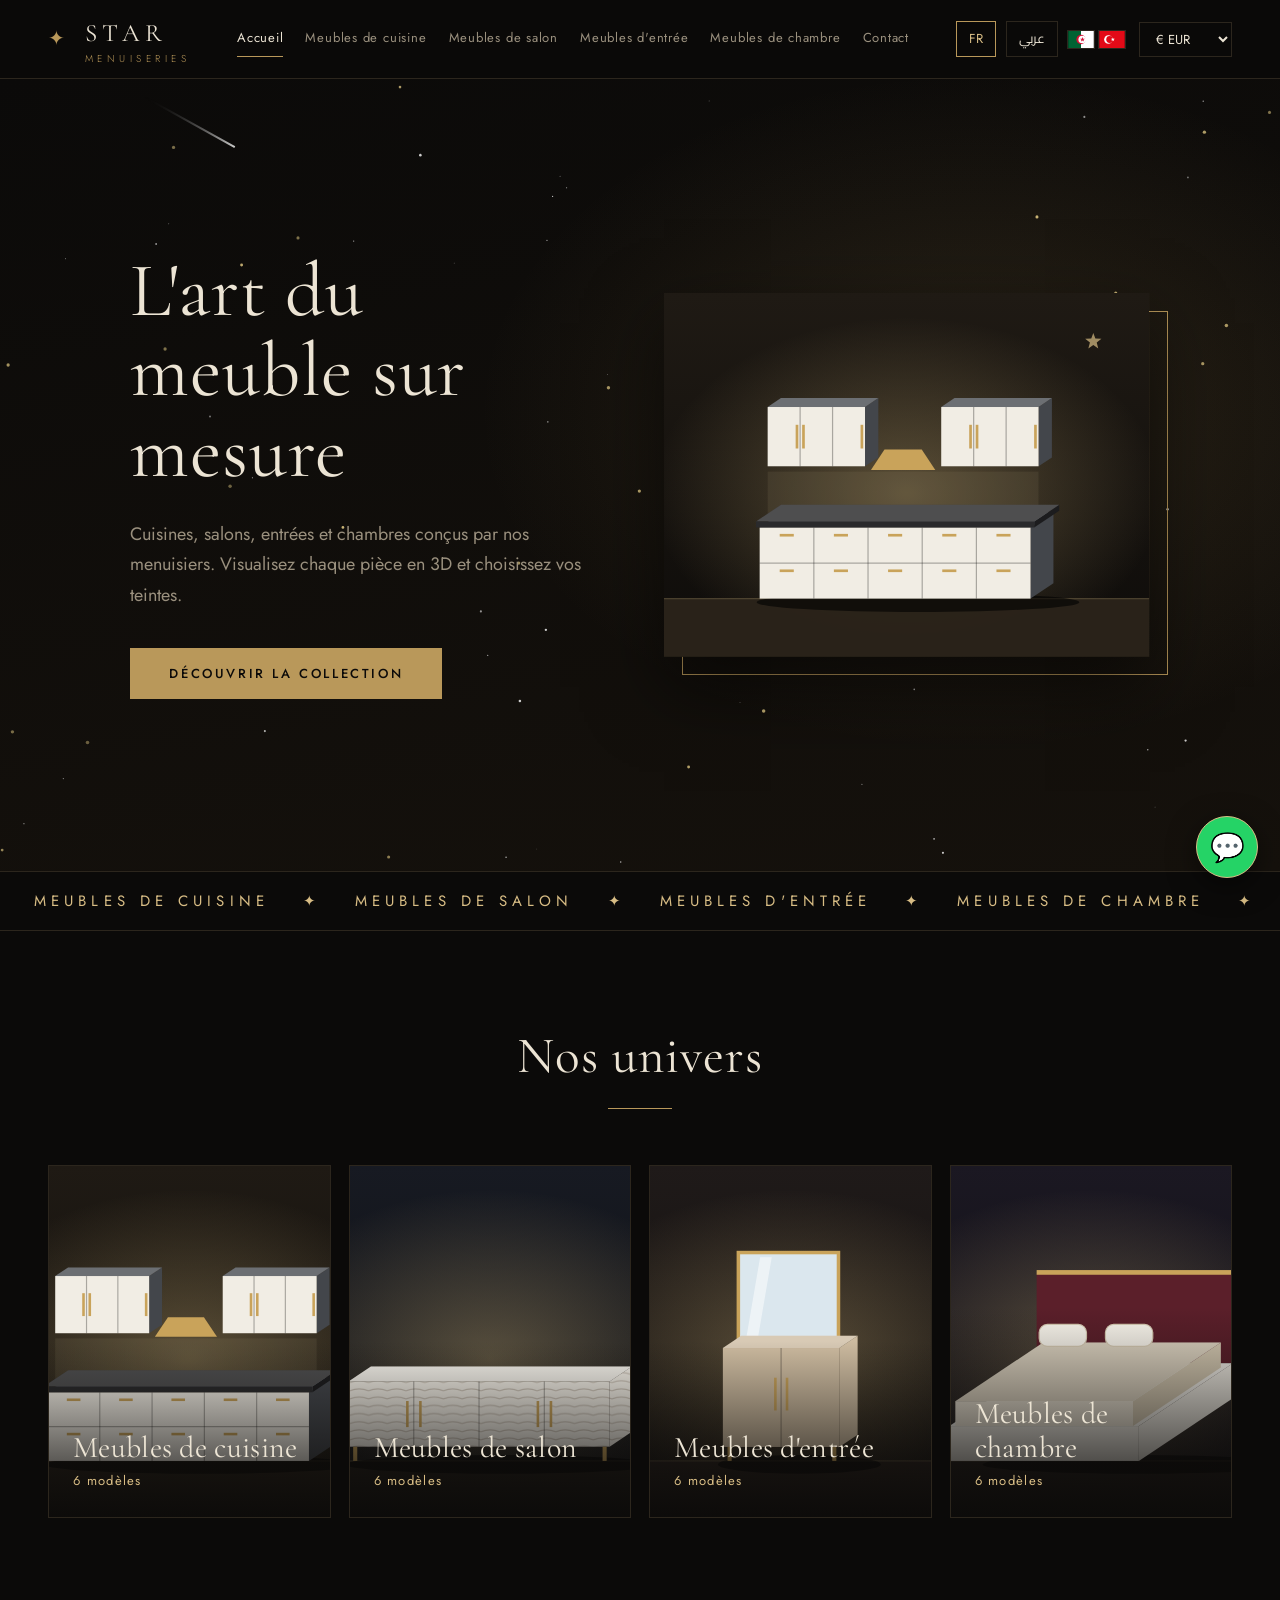
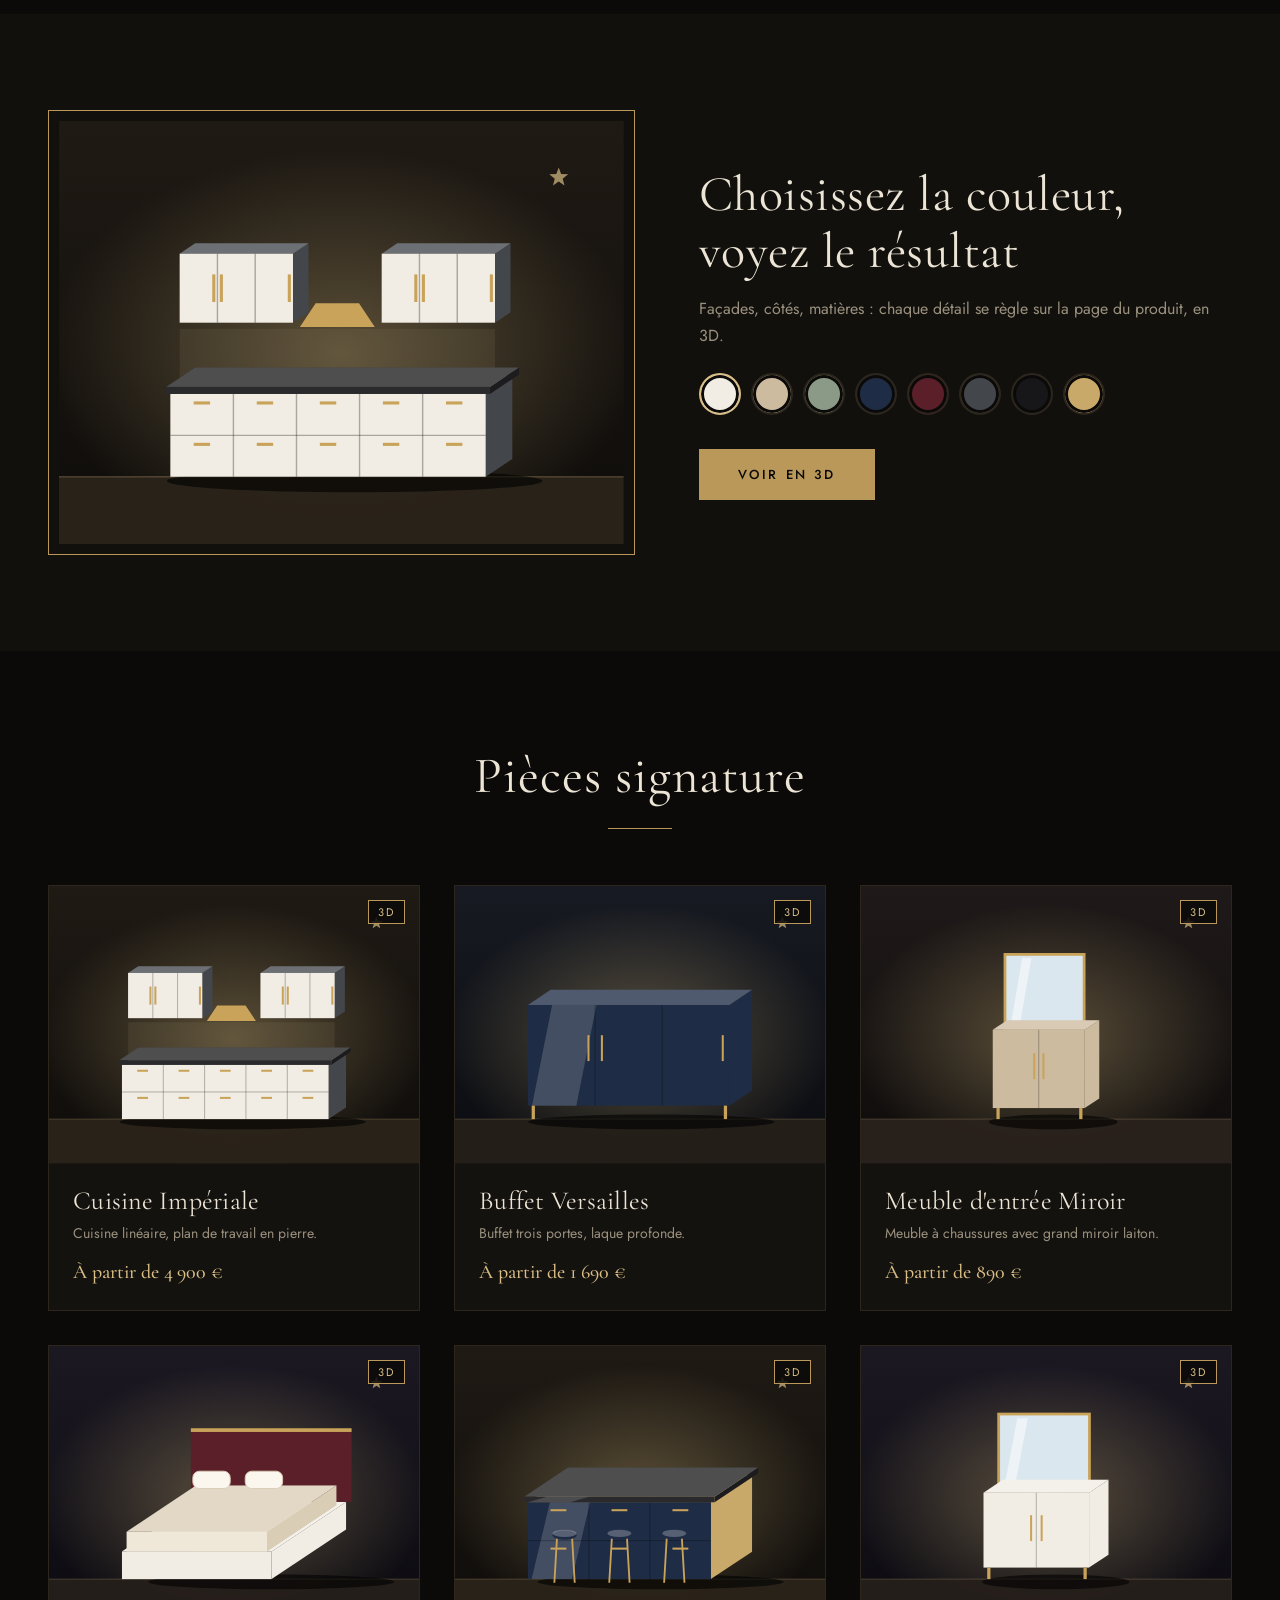
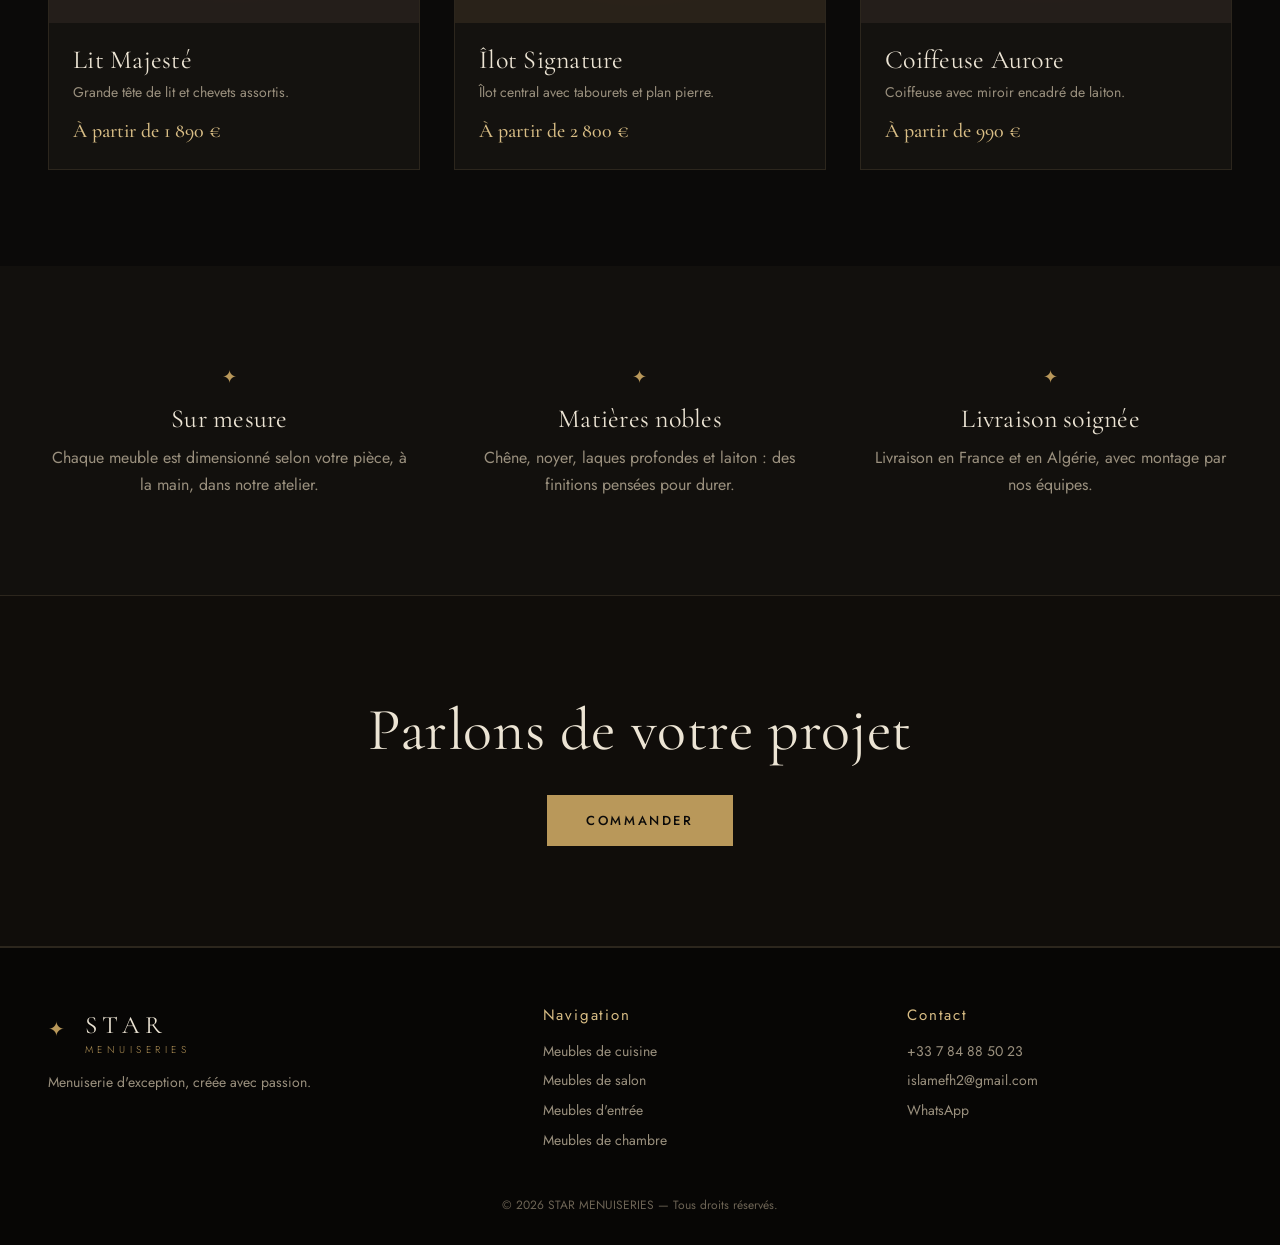
<file: index.html>
<!DOCTYPE html><html lang="fr"><head><meta charset="utf-8"><meta name="viewport" content="width=device-width,initial-scale=1"><title>STAR MENUISERIES</title>
<link rel="preconnect" href="https://fonts.googleapis.com"><link href="https://fonts.googleapis.com/css2?family=Amiri:wght@400;700&family=Cairo:wght@300;400;600&family=Cormorant+Garamond:wght@400;500;600&family=Jost:wght@300;400;500&display=swap" rel="stylesheet">
<link rel="stylesheet" href="css/style.css"><link rel="stylesheet" href="css/extra.css"></head><body><div id="hdr"></div><div class="wrap" id="bk"></div>
<section class="hero"><canvas id="sky"></canvas><div class="wrap"><div><h1 data-i18n="hero_t"></h1><p data-i18n="hero_s"></p><a class="btn solid" href="cuisine.html" data-i18n="discover"></a></div><div class="stack" id="stack"></div></div></section>
<div class="band"><div id="band"></div></div>
<section class="s"><div class="wrap"><div class="title"><h2 data-i18n="cats"></h2></div><div class="cats" id="cats"></div></div></section>
<section class="s" style="background:var(--wood)"><div class="wrap demo"><div class="pic" id="dpic"></div><div><h2 data-i18n="demo_t"></h2><p data-i18n="demo_s"></p><div class="sw" id="dsw"></div><div class="cta"><a class="btn solid" href="cuisine.html" data-i18n="view3d"></a></div></div></div></section>
<section class="s"><div class="wrap"><div class="title"><h2 data-i18n="feat"></h2></div><div class="grid" id="feat"></div></div></section>
<section class="s" style="background:var(--wood)"><div class="wrap values"><div><span class="vi">✦</span><h3 data-i18n="v1"></h3><p data-i18n="v1t"></p></div><div><span class="vi">✦</span><h3 data-i18n="v2"></h3><p data-i18n="v2t"></p></div><div><span class="vi">✦</span><h3 data-i18n="v3"></h3><p data-i18n="v3t"></p></div></div></section>
<section class="night"><div class="wrap"><h2 data-i18n="contact_t"></h2><a class="btn solid" href="commande.html" data-i18n="order"></a></div></section>
<div id="ftr"></div><script src="js/data.js"></script><script src="js/art.js"></script><script src="js/app.js"></script><script src="js/stars.js"></script>
<script>let dc='ivoire';const byId=i=>STAR.products.find(p=>p.id===i);
function demo(){const p=byId('k1');dpic.innerHTML=illus(p,{f:dc});dsw.innerHTML=STAR.colors.map(c=>`<button title="${L(c)}" aria-label="${L(c)}" class="${c.id===dc?'on':''}" style="background:${c.hex}" onclick="dc='${c.id}';demo()"></button>`).join('')}
boot(()=>{const cs=Object.keys(STAR.cats);
 stack.innerHTML='<div>'+illus(byId('k1'))+'</div>';
 const t=cs.map(c=>'<span>'+L(STAR.cats[c])+'</span>✦').join('')+'<span>'+tr('v1')+'</span>✦<span>3D</span>✦';band.innerHTML=t+t+t+t;
 cats.innerHTML=cs.map(c=>{const p=STAR.products.find(x=>x.cat===c);return '<a class="cat" href="'+catPage[c]+'">'+(p.image?'<img src="'+p.image+'" alt="">':illus(p))+'<div class="tx"><h3>'+L(STAR.cats[c])+'</h3><span>'+STAR.products.filter(x=>x.cat===c).length+' '+tr('pieces')+'</span></div></a>'}).join('');
 feat.innerHTML=['k1','s2','e1','c1','k3','c5'].map(i=>card(byId(i))).join('');demo()});</script></body></html>
</file>
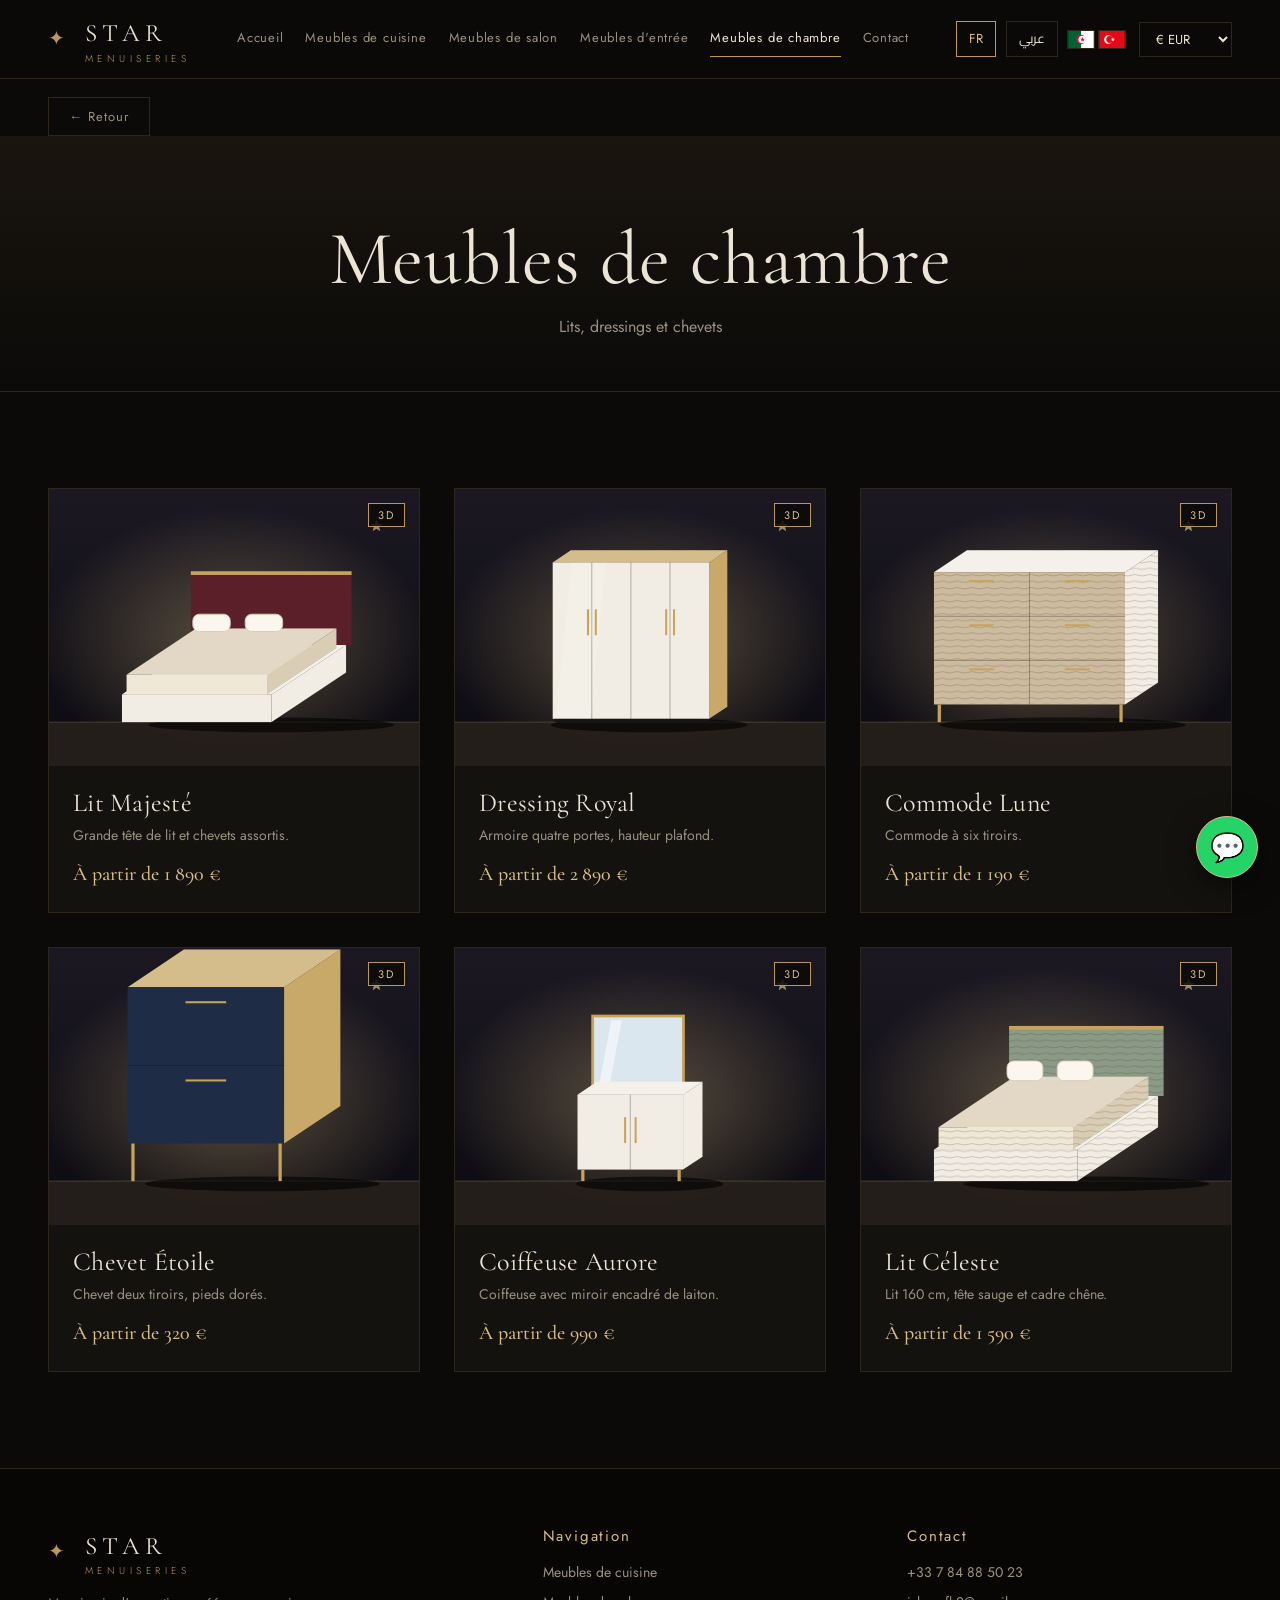
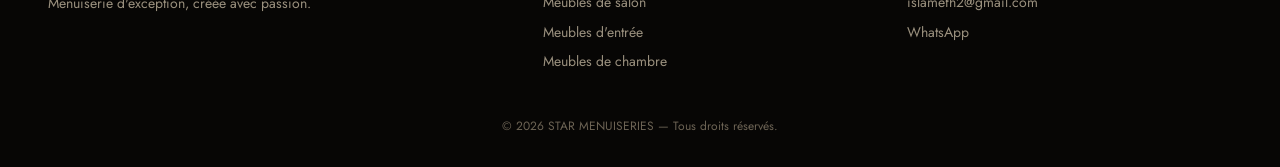
<file: chambre.html>
<!DOCTYPE html><html lang="fr"><head><meta charset="utf-8"><meta name="viewport" content="width=device-width,initial-scale=1"><title>STAR MENUISERIES</title>
<link rel="preconnect" href="https://fonts.googleapis.com"><link href="https://fonts.googleapis.com/css2?family=Amiri:wght@400;700&family=Cairo:wght@300;400;600&family=Cormorant+Garamond:wght@400;500;600&family=Jost:wght@300;400;500&display=swap" rel="stylesheet">
<link rel="stylesheet" href="css/style.css"><link rel="stylesheet" href="css/extra.css"></head><body><div id="hdr"></div><div class="wrap" id="bk"></div>
<div class="pagehead"><div class="wrap"><h1 id="h"></h1><p id="sub"></p></div></div>
<section class="s"><div class="wrap"><div class="grid" id="g"></div></div></section>
<div id="ftr"></div><script src="js/data.js"></script><script src="js/art.js"></script><script src="js/app.js"></script>
<script>const CAT='chambre';boot(()=>{h.textContent=L(STAR.cats[CAT]);sub.textContent=L(STAR.cats[CAT].sub);document.title=L(STAR.cats[CAT])+' — STAR MENUISERIES';
 g.innerHTML=STAR.products.filter(p=>p.cat===CAT).map(card).join('')||tr('none');});</script></body></html>
</file>
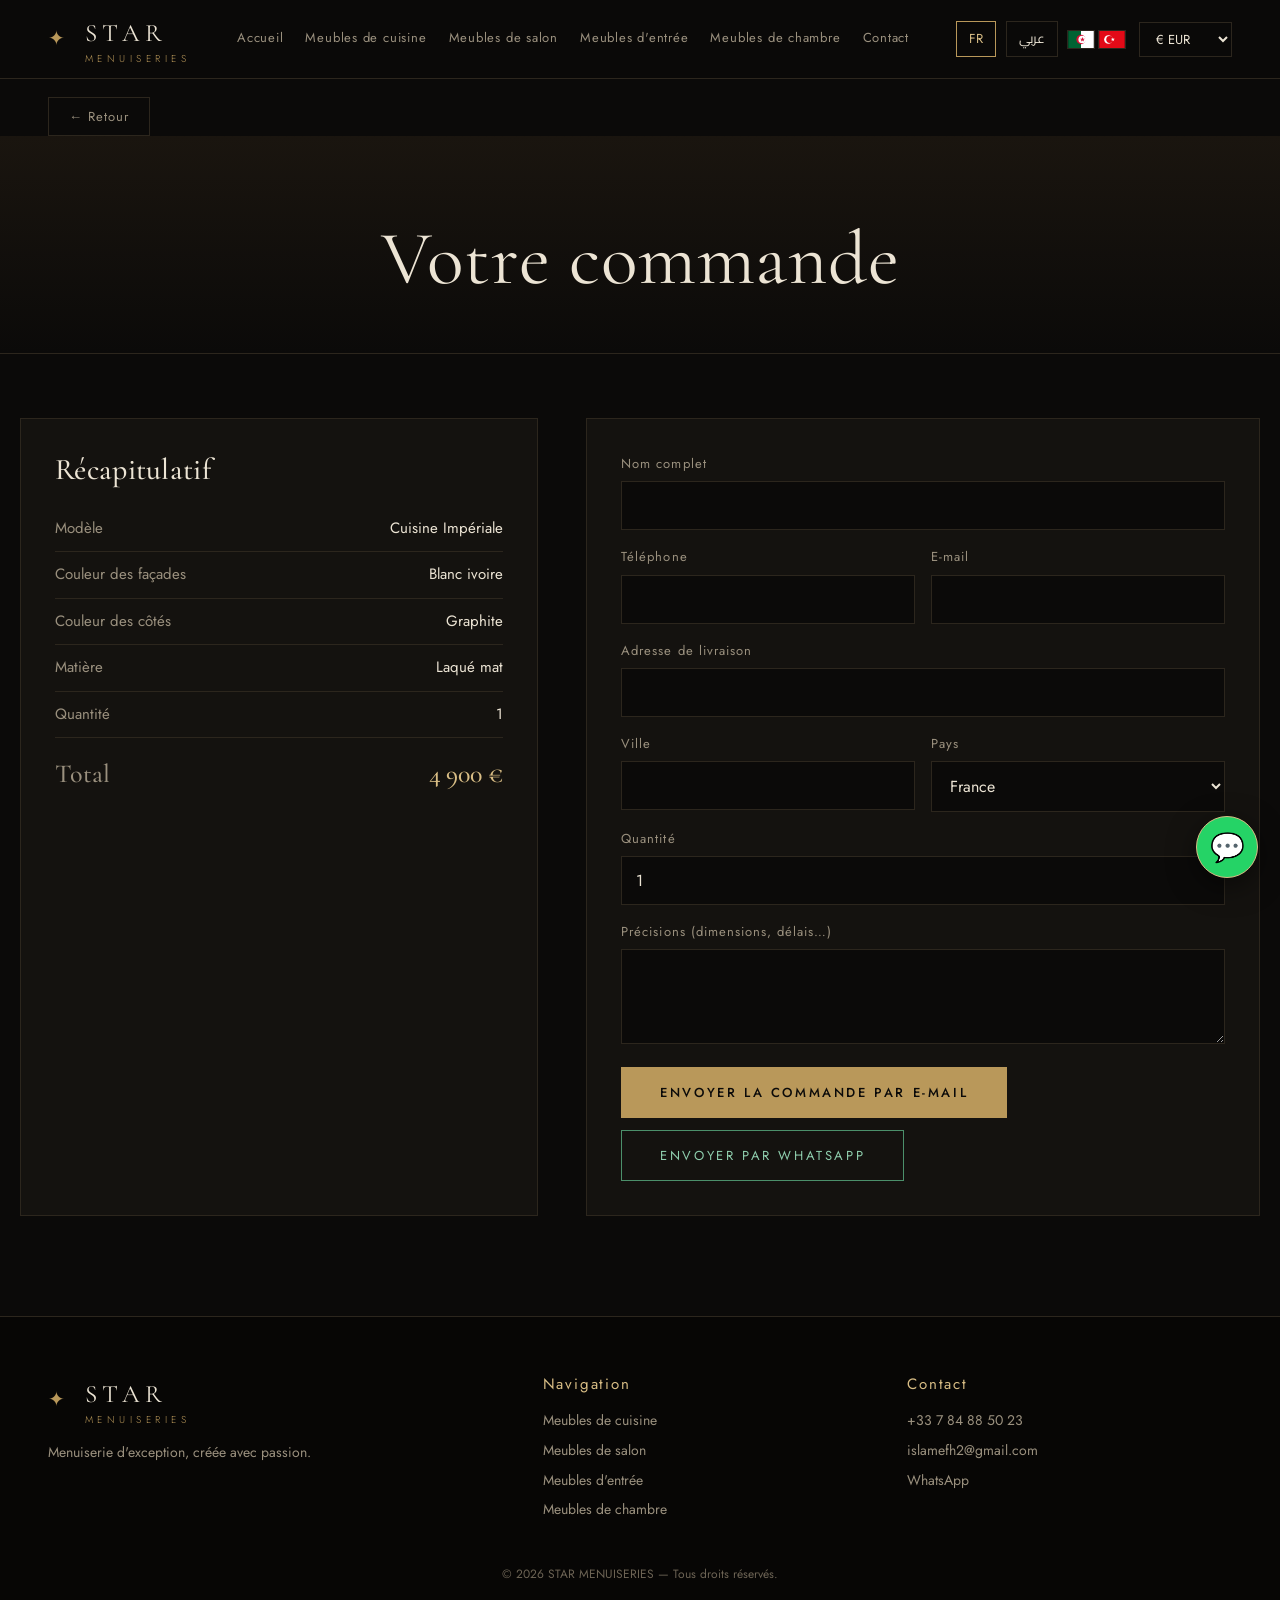
<file: commande.html>
<!DOCTYPE html><html lang="fr"><head><meta charset="utf-8"><meta name="viewport" content="width=device-width,initial-scale=1"><title>STAR MENUISERIES</title>
<link rel="preconnect" href="https://fonts.googleapis.com"><link href="https://fonts.googleapis.com/css2?family=Amiri:wght@400;700&family=Cairo:wght@300;400;600&family=Cormorant+Garamond:wght@400;500;600&family=Jost:wght@300;400;500&display=swap" rel="stylesheet">
<link rel="stylesheet" href="css/style.css"><link rel="stylesheet" href="css/extra.css"></head><body><div id="hdr"></div><div class="wrap" id="bk"></div>
<div class="pagehead"><div class="wrap"><h1 data-i18n="order_t"></h1></div></div>
<div class="wrap fw"><div class="box"><h3 data-i18n="summary"></h3><div class="sum" id="sum"></div></div>
<div class="box"><form id="f" onsubmit="return go(event)">
<label><span data-i18n="name"></span><input name="n" required></label>
<div class="two"><label><span data-i18n="phone"></span><input name="t" type="tel" required></label><label><span data-i18n="email"></span><input name="e" type="email" required></label></div>
<label><span data-i18n="addr"></span><input name="a" required></label>
<div class="two"><label><span data-i18n="city"></span><input name="v" required></label><label><span data-i18n="country"></span><select name="c"><option>France</option><option>Algérie / الجزائر</option><option>Autre</option></select></label></div>
<label><span data-i18n="qty"></span><input name="q" type="number" min="1" value="1" oninput="draw()"></label>
<label><span data-i18n="notes"></span><textarea name="o" rows="3"></textarea></label>
<div class="cta" style="margin-top:6px"><button class="btn solid" type="submit" data-i18n="send_mail"></button><button class="btn wa" type="button" onclick="wa()" data-i18n="send_wa"></button></div>
<div class="ok" id="ok" data-i18n="sent"></div></form></div></div>
<div id="ftr"></div><script src="js/data.js"></script><script src="js/art.js"></script><script src="js/app.js"></script>
<script>
const P=STAR.products.find(p=>p.id===qs('id'))||STAR.products[0];
const sel={f:qs('f')||P.def.f,s:qs('s')||P.def.s,m:qs('m')||P.def.m};
const nm=(arr,id)=>L(arr.find(x=>x.id===id)||arr[0]);
function qty(){return Math.max(1,+f.q.value||1)}
function draw(){sum.innerHTML=[[tr('model'),L(P.name)],[tr('facade'),nm(STAR.colors,sel.f)],[tr('sides'),nm(STAR.colors,sel.s)],[tr('mat'),nm(STAR.mats,sel.m)],[tr('qty'),qty()]]
 .map(r=>'<div><span>'+r[0]+'</span><span>'+r[1]+'</span></div>').join('')+'<div class="tot"><span>'+tr('total')+'</span><span>'+price(P.price*qty())+'</span></div>'}
function text(){const d=new FormData(f);return 'COMMANDE STAR MENUISERIES\n\nModèle: '+P.name.fr+' ('+P.id+')\nFaçades: '+nm(STAR.colors,sel.f)+'\nCôtés: '+nm(STAR.colors,sel.s)+'\nMatière: '+nm(STAR.mats,sel.m)+'\nQuantité: '+qty()+'\nTotal: '+price(P.price*qty())+'\n\nNom: '+d.get('n')+'\nTél: '+d.get('t')+'\nEmail: '+d.get('e')+'\nAdresse: '+d.get('a')+', '+d.get('v')+', '+d.get('c')+'\nNotes: '+d.get('o')}
function go(ev){ev.preventDefault();ok.style.display='block';location.href='mailto:'+STAR.email+'?subject='+encodeURIComponent('Commande — '+P.name.fr)+'&body='+encodeURIComponent(text());return false}
function wa(){if(!f.reportValidity())return;window.open(waLink(text()),'_blank')}
boot(draw);
</script></body></html>
</file>
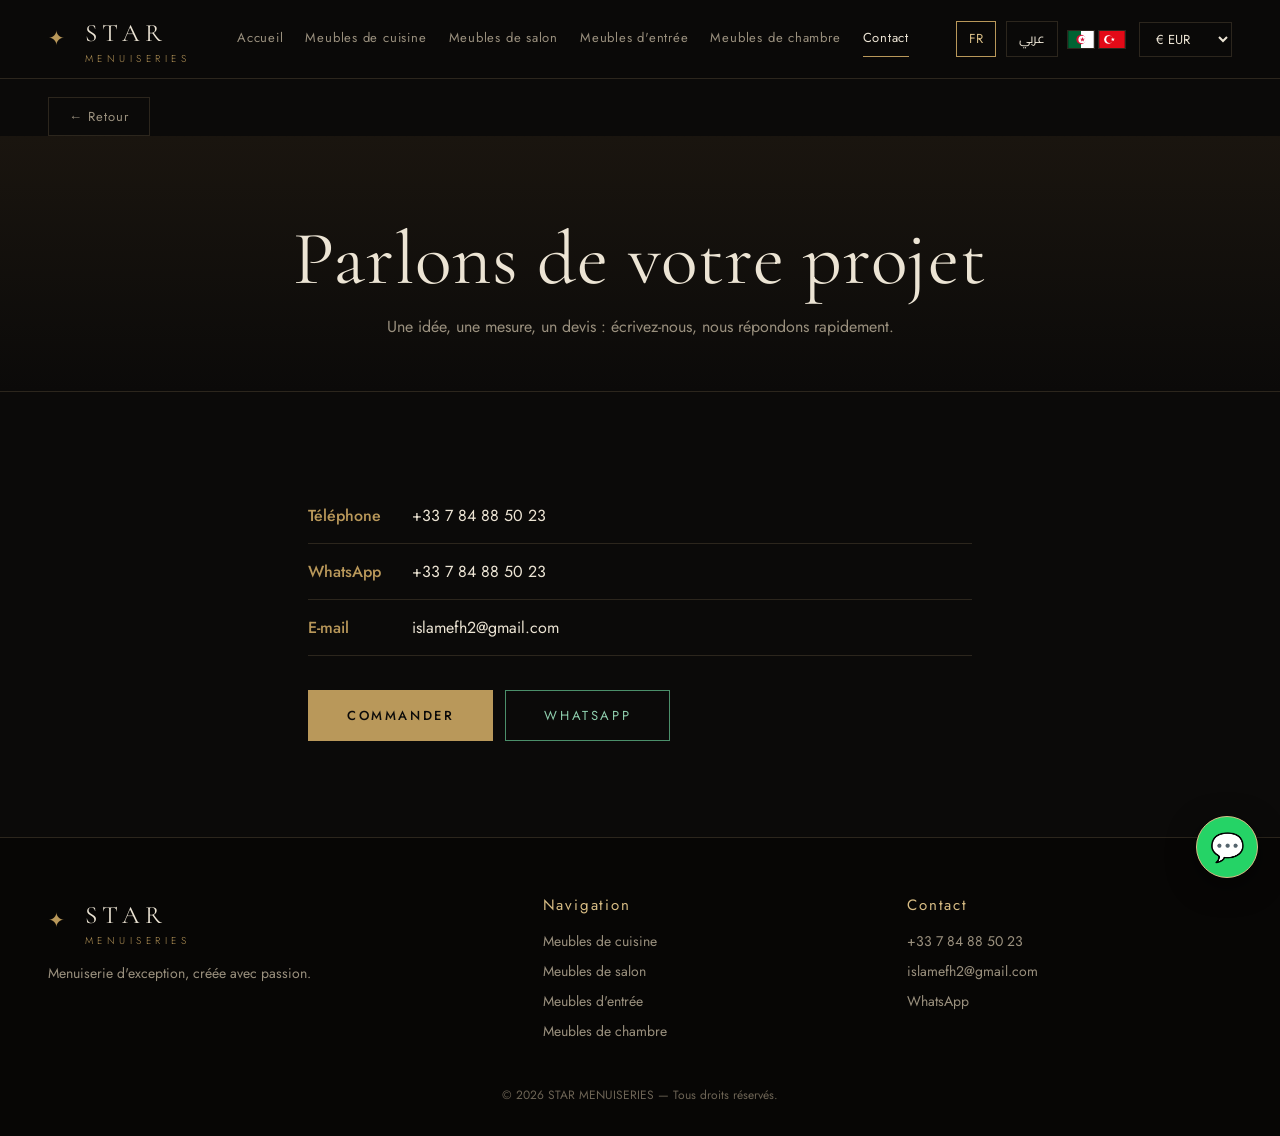
<file: contact.html>
<!DOCTYPE html><html lang="fr"><head><meta charset="utf-8"><meta name="viewport" content="width=device-width,initial-scale=1"><title>STAR MENUISERIES</title>
<link rel="preconnect" href="https://fonts.googleapis.com"><link href="https://fonts.googleapis.com/css2?family=Amiri:wght@400;700&family=Cairo:wght@300;400;600&family=Cormorant+Garamond:wght@400;500;600&family=Jost:wght@300;400;500&display=swap" rel="stylesheet">
<link rel="stylesheet" href="css/style.css"><link rel="stylesheet" href="css/extra.css"></head><body><div id="hdr"></div><div class="wrap" id="bk"></div>
<div class="pagehead"><div class="wrap"><h1 data-i18n="contact_t"></h1><p data-i18n="contact_s"></p></div></div>
<section class="s"><div class="wrap" style="max-width:720px"><ul class="clist">
<li><b data-i18n="tel"></b><a dir="ltr" href="tel:+33784885023">+33 7 84 88 50 23</a></li>
<li><b data-i18n="wa_l"></b><a dir="ltr" href="https://wa.me/33784885023" target="_blank" rel="noopener">+33 7 84 88 50 23</a></li>
<li><b data-i18n="mail"></b><a href="mailto:islamefh2@gmail.com">islamefh2@gmail.com</a></li></ul>
<div class="cta"><a class="btn solid" href="commande.html" data-i18n="order"></a><a class="btn wa" target="_blank" rel="noopener" href="https://wa.me/33784885023">WhatsApp</a></div></div></section>
<div id="ftr"></div><script src="js/data.js"></script><script src="js/art.js"></script><script src="js/app.js"></script>
<script>boot(()=>{});</script></body></html>
</file>
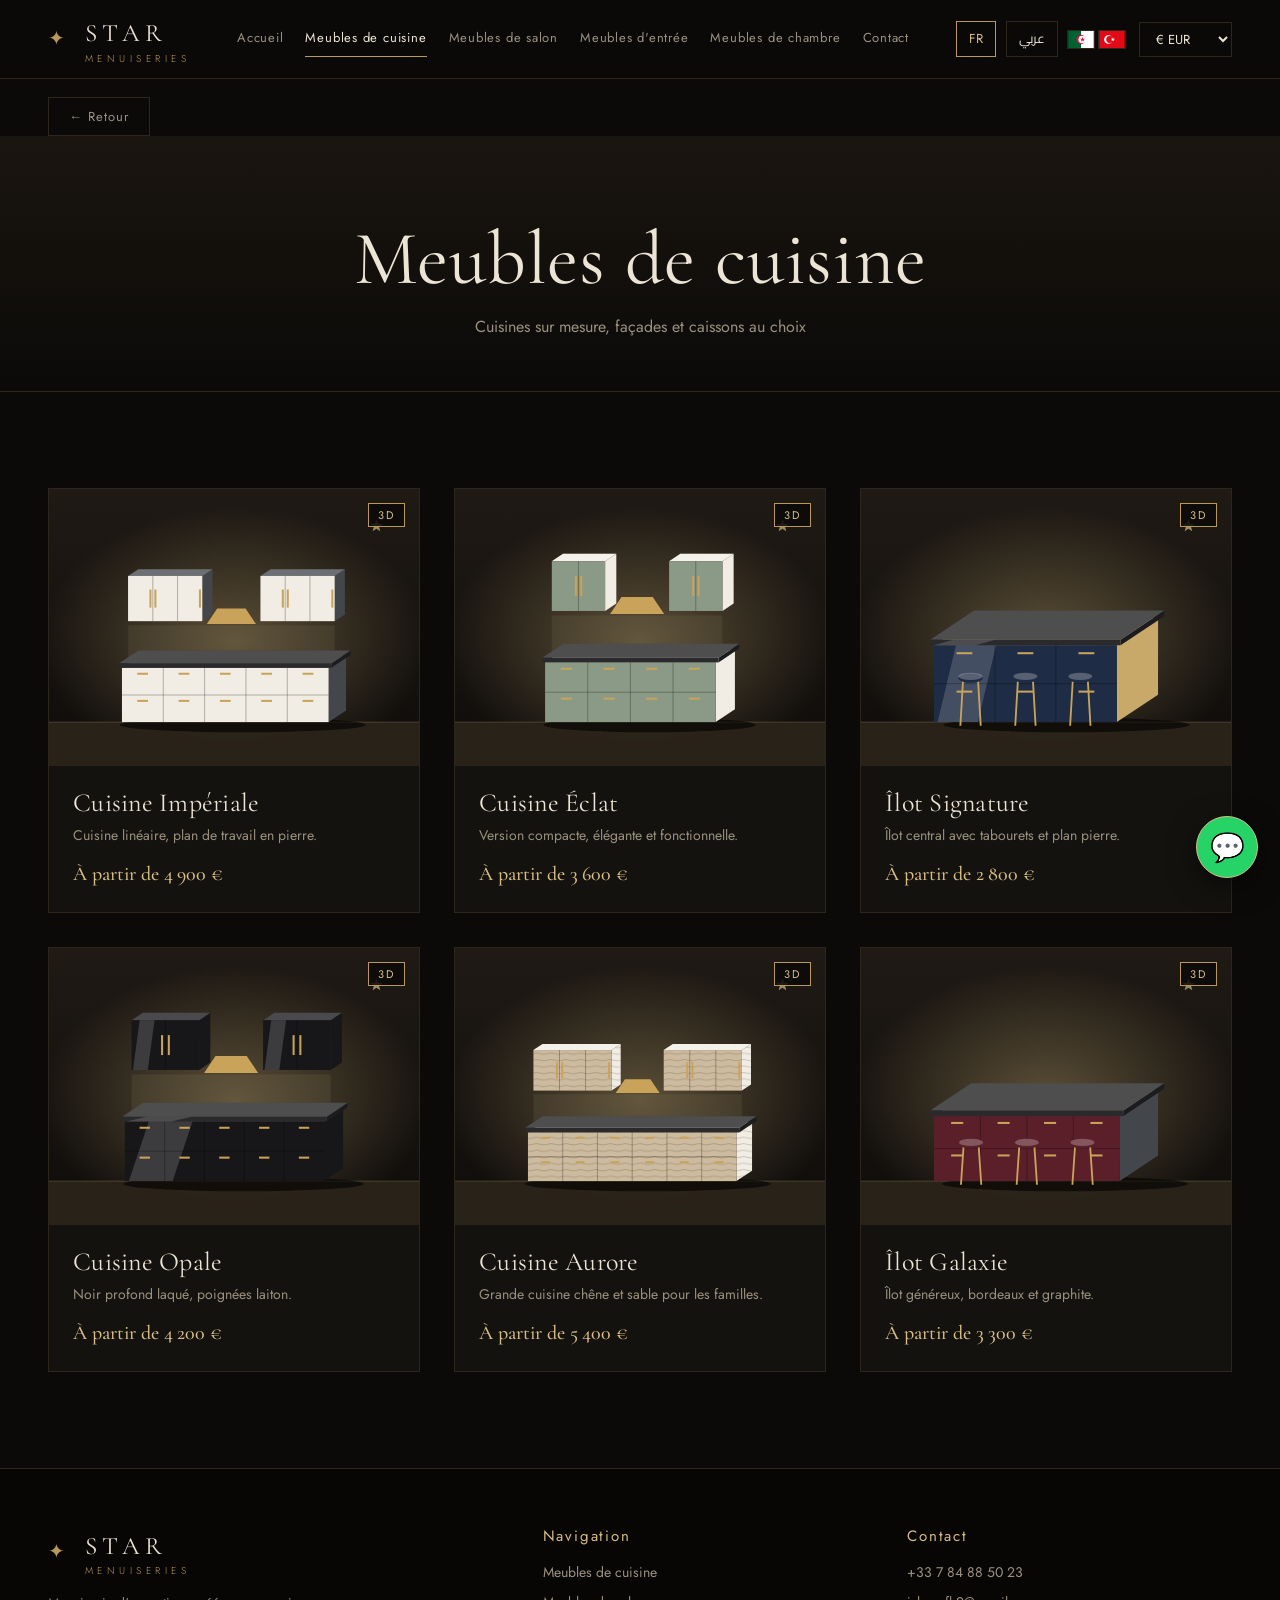
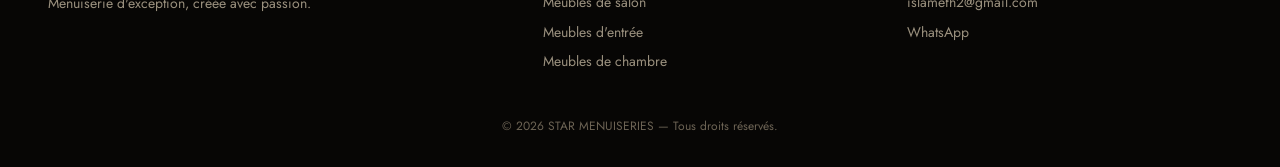
<file: cuisine.html>
<!DOCTYPE html><html lang="fr"><head><meta charset="utf-8"><meta name="viewport" content="width=device-width,initial-scale=1"><title>STAR MENUISERIES</title>
<link rel="preconnect" href="https://fonts.googleapis.com"><link href="https://fonts.googleapis.com/css2?family=Amiri:wght@400;700&family=Cairo:wght@300;400;600&family=Cormorant+Garamond:wght@400;500;600&family=Jost:wght@300;400;500&display=swap" rel="stylesheet">
<link rel="stylesheet" href="css/style.css"><link rel="stylesheet" href="css/extra.css"></head><body><div id="hdr"></div><div class="wrap" id="bk"></div>
<div class="pagehead"><div class="wrap"><h1 id="h"></h1><p id="sub"></p></div></div>
<section class="s"><div class="wrap"><div class="grid" id="g"></div></div></section>
<div id="ftr"></div><script src="js/data.js"></script><script src="js/art.js"></script><script src="js/app.js"></script>
<script>const CAT='cuisine';boot(()=>{h.textContent=L(STAR.cats[CAT]);sub.textContent=L(STAR.cats[CAT].sub);document.title=L(STAR.cats[CAT])+' — STAR MENUISERIES';
 g.innerHTML=STAR.products.filter(p=>p.cat===CAT).map(card).join('')||tr('none');});</script></body></html>
</file>
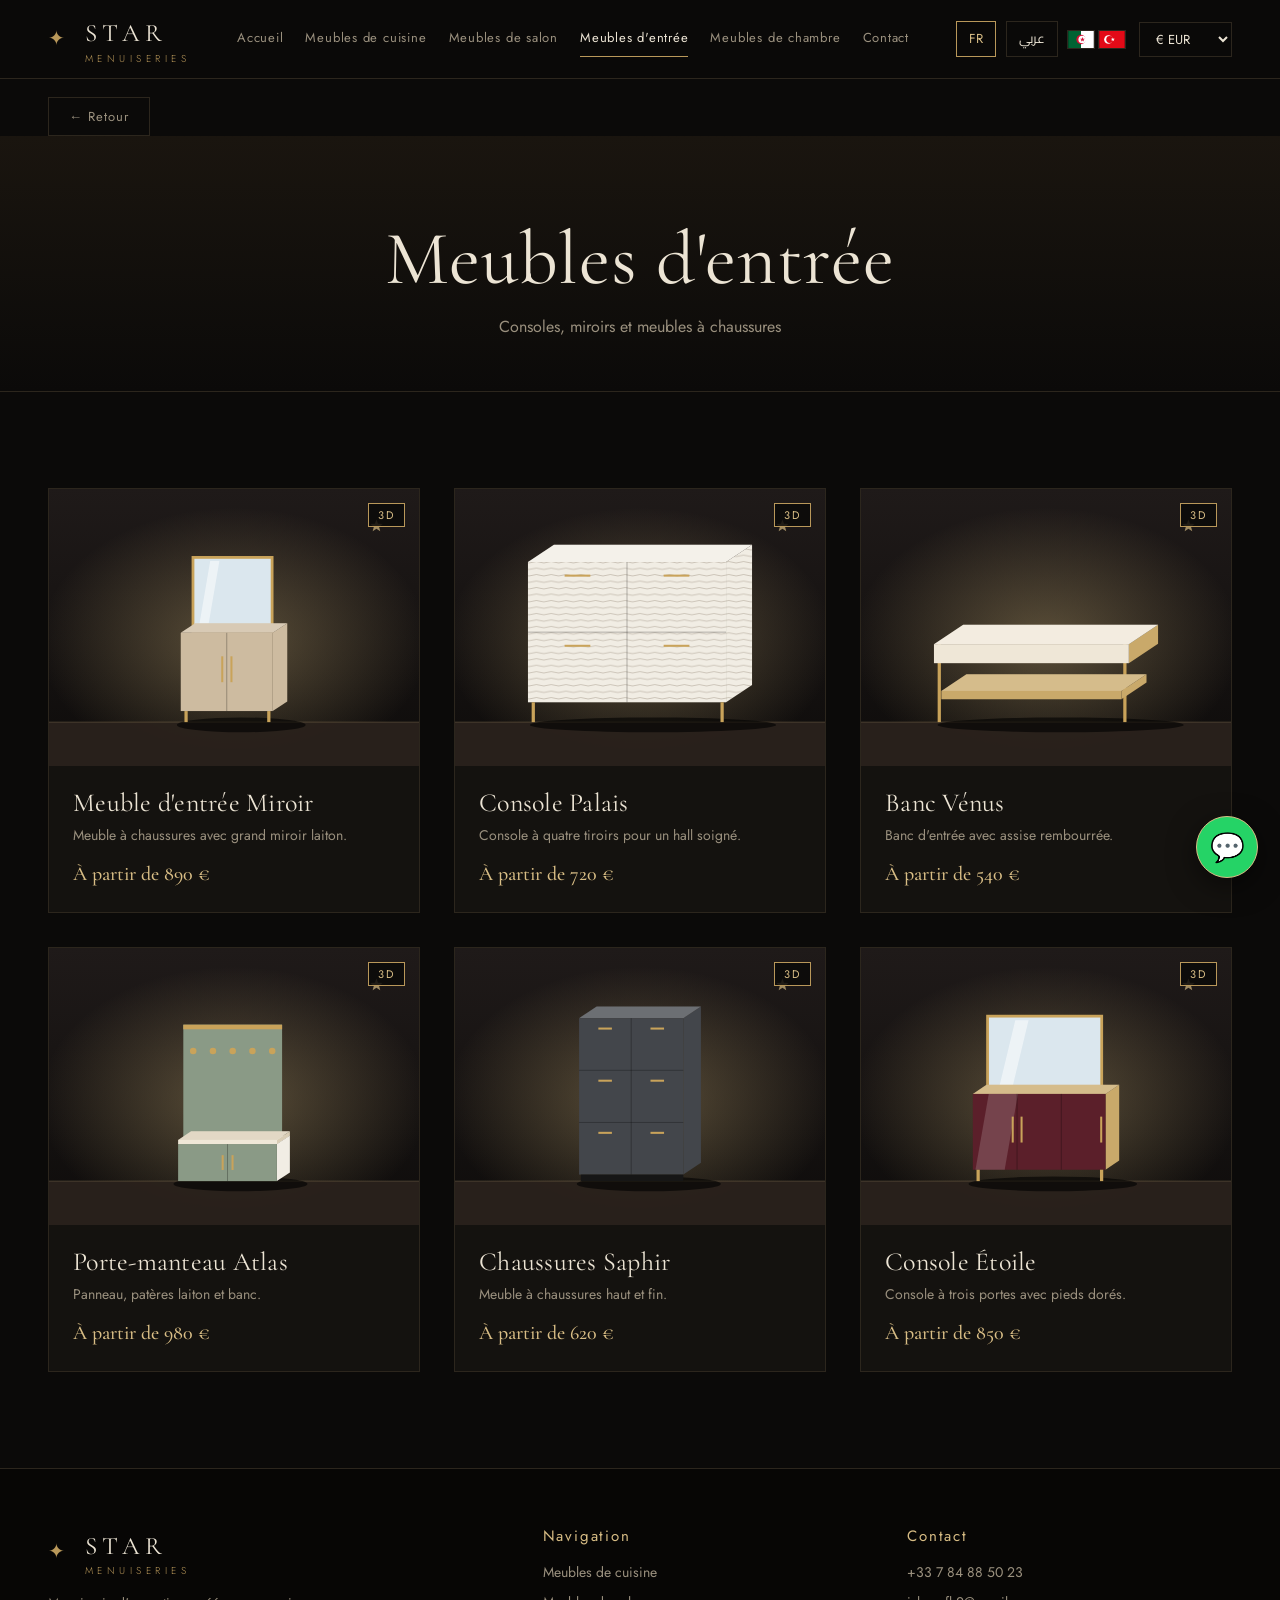
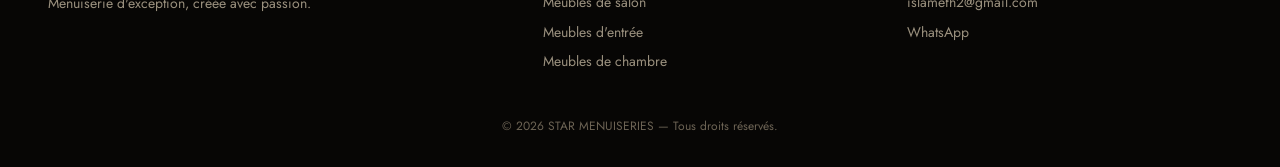
<file: entree.html>
<!DOCTYPE html><html lang="fr"><head><meta charset="utf-8"><meta name="viewport" content="width=device-width,initial-scale=1"><title>STAR MENUISERIES</title>
<link rel="preconnect" href="https://fonts.googleapis.com"><link href="https://fonts.googleapis.com/css2?family=Amiri:wght@400;700&family=Cairo:wght@300;400;600&family=Cormorant+Garamond:wght@400;500;600&family=Jost:wght@300;400;500&display=swap" rel="stylesheet">
<link rel="stylesheet" href="css/style.css"><link rel="stylesheet" href="css/extra.css"></head><body><div id="hdr"></div><div class="wrap" id="bk"></div>
<div class="pagehead"><div class="wrap"><h1 id="h"></h1><p id="sub"></p></div></div>
<section class="s"><div class="wrap"><div class="grid" id="g"></div></div></section>
<div id="ftr"></div><script src="js/data.js"></script><script src="js/art.js"></script><script src="js/app.js"></script>
<script>const CAT='entree';boot(()=>{h.textContent=L(STAR.cats[CAT]);sub.textContent=L(STAR.cats[CAT].sub);document.title=L(STAR.cats[CAT])+' — STAR MENUISERIES';
 g.innerHTML=STAR.products.filter(p=>p.cat===CAT).map(card).join('')||tr('none');});</script></body></html>
</file>
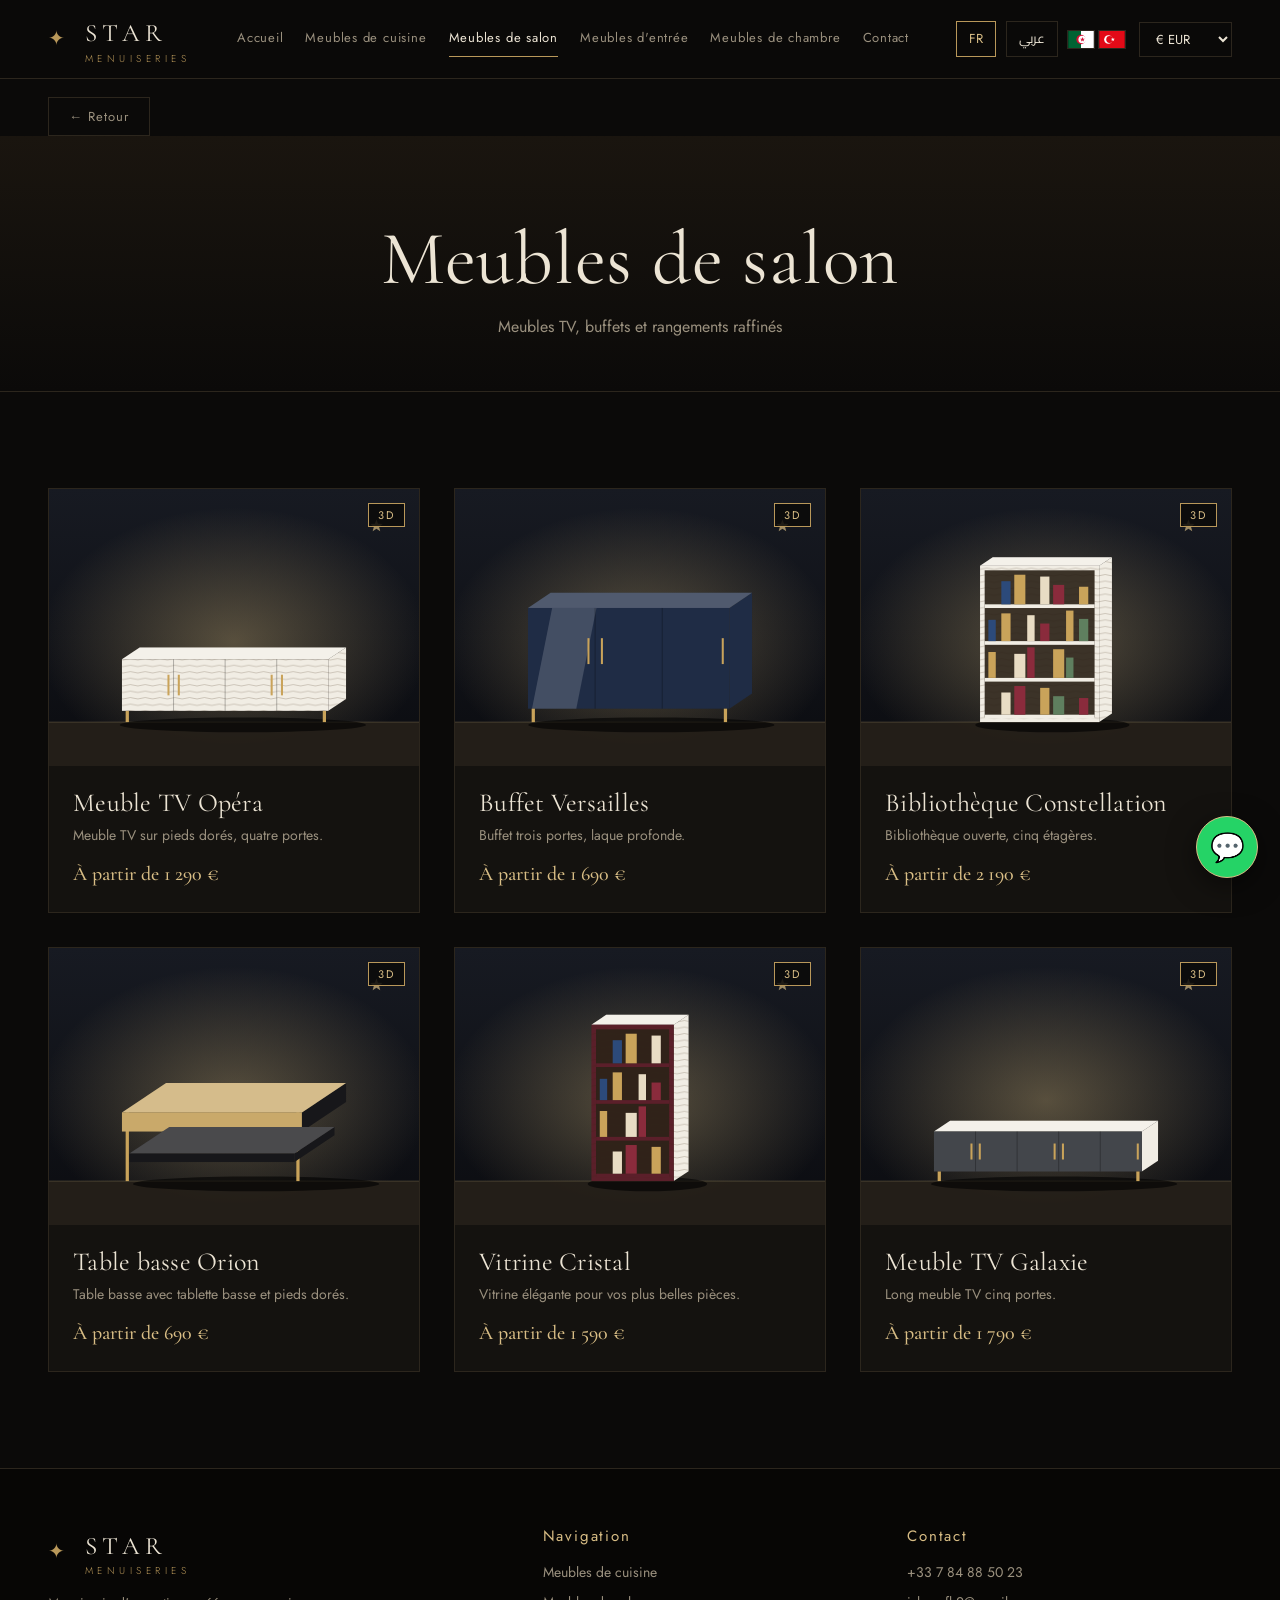
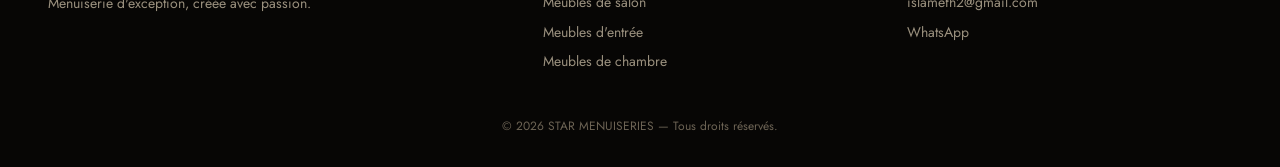
<file: salon.html>
<!DOCTYPE html><html lang="fr"><head><meta charset="utf-8"><meta name="viewport" content="width=device-width,initial-scale=1"><title>STAR MENUISERIES</title>
<link rel="preconnect" href="https://fonts.googleapis.com"><link href="https://fonts.googleapis.com/css2?family=Amiri:wght@400;700&family=Cairo:wght@300;400;600&family=Cormorant+Garamond:wght@400;500;600&family=Jost:wght@300;400;500&display=swap" rel="stylesheet">
<link rel="stylesheet" href="css/style.css"><link rel="stylesheet" href="css/extra.css"></head><body><div id="hdr"></div><div class="wrap" id="bk"></div>
<div class="pagehead"><div class="wrap"><h1 id="h"></h1><p id="sub"></p></div></div>
<section class="s"><div class="wrap"><div class="grid" id="g"></div></div></section>
<div id="ftr"></div><script src="js/data.js"></script><script src="js/art.js"></script><script src="js/app.js"></script>
<script>const CAT='salon';boot(()=>{h.textContent=L(STAR.cats[CAT]);sub.textContent=L(STAR.cats[CAT].sub);document.title=L(STAR.cats[CAT])+' — STAR MENUISERIES';
 g.innerHTML=STAR.products.filter(p=>p.cat===CAT).map(card).join('')||tr('none');});</script></body></html>
</file>
<file: css/style.css>
:root{--ink:#0e0d0b;--wood:#181512;--panel:#1f1b17;--line:#3a3128;--brass:#b8975a;--brass2:#dcc08a;--ivory:#efe8da;--mute:#a79c8a;--wine:#5b1f2a;
--serif:'Cormorant Garamond','Amiri',serif;--sans:'Jost','Cairo',sans-serif}
html[lang=ar]{--serif:'Amiri',serif;--sans:'Cairo',sans-serif}
*{box-sizing:border-box;margin:0;padding:0}
body{background:var(--ink);color:var(--ivory);font:400 16px/1.7 var(--sans);-webkit-font-smoothing:antialiased}
a{color:inherit;text-decoration:none}
img{max-width:100%}
:focus-visible{outline:2px solid var(--brass2);outline-offset:3px}
h1,h2,h3{font-family:var(--serif);font-weight:500;line-height:1.15;letter-spacing:.01em}
.wrap{max-width:1240px;margin:0 auto;padding:0 28px}
/* header */
header.top{position:sticky;top:0;z-index:50;background:rgba(14,13,11,.92);backdrop-filter:blur(10px);border-bottom:1px solid var(--line)}
.bar{display:flex;align-items:center;justify-content:space-between;gap:24px;height:78px}
.logo{display:flex;align-items:center;gap:14px;font-family:var(--serif);font-size:25px;letter-spacing:.22em;white-space:nowrap}
.logo i{font-style:normal;color:var(--brass);font-size:26px}
.logo small{display:block;font:300 10px var(--sans);letter-spacing:.45em;color:var(--brass);margin-top:-4px}
nav.main{display:flex;gap:26px;font-size:14px;letter-spacing:.06em}
nav.main a{padding:6px 0;border-bottom:1px solid transparent;color:var(--mute);transition:.25s}
nav.main a:hover,nav.main a.on{color:var(--ivory);border-color:var(--brass)}
.tools{display:flex;gap:10px;align-items:center}
.tools button,.tools select{background:none;border:1px solid var(--line);color:var(--ivory);padding:6px 12px;font:inherit;font-size:13px;cursor:pointer}
.tools button.on{border-color:var(--brass);color:var(--brass2)}
.tools select option{background:var(--ink)}
.burger{display:none}
/* buttons */
.btn{display:inline-block;border:1px solid var(--brass);color:var(--brass2);padding:14px 34px;font:500 14px var(--sans);letter-spacing:.14em;cursor:pointer;background:none;transition:.3s}
.btn:hover{background:var(--brass);color:var(--ink)}
.btn.solid{background:var(--brass);color:var(--ink)}
.btn.solid:hover{background:var(--brass2)}
.btn.wa{border-color:#3f8f62;color:#7fd3a0}.btn.wa:hover{background:#3f8f62;color:#fff}
/* hero */
.hero{min-height:82vh;display:grid;align-items:center;position:relative;overflow:hidden;
background:radial-gradient(900px 500px at 78% 40%,rgba(184,151,90,.22),transparent 60%),linear-gradient(120deg,#0e0d0b 40%,#241c14)}
.hero:after{content:'';position:absolute;inset-inline-end:7%;top:12%;bottom:12%;width:34%;border:1px solid var(--brass);opacity:.35;
background:repeating-linear-gradient(90deg,rgba(184,151,90,.07) 0 2px,transparent 2px 46px)}
.hero .wrap{position:relative;z-index:2}
.hero h1{font-size:clamp(44px,7vw,96px);max-width:11ch;margin-bottom:26px}
.hero p{max-width:46ch;color:var(--mute);font-size:18px;margin-bottom:38px}
/* sections */
section.s{padding:96px 0}
.title{text-align:center;margin-bottom:56px}
.title h2{font-size:clamp(32px,4vw,52px)}
.title p{color:var(--mute);margin-top:10px}
.title:after{content:'';display:block;width:64px;height:1px;background:var(--brass);margin:22px auto 0}
.cats{display:grid;grid-template-columns:repeat(4,1fr);gap:2px}
.cat{aspect-ratio:3/4;display:flex;flex-direction:column;justify-content:flex-end;padding:30px;position:relative;overflow:hidden;border:1px solid var(--line);transition:.4s}
.cat:hover{border-color:var(--brass)}
.cat h3{font-size:30px;position:relative}
.cat span{color:var(--brass2);font-size:13px;letter-spacing:.1em;position:relative}
.cat:before{content:'';position:absolute;inset:0;transition:transform .6s}
.cat:hover:before{transform:scale(1.07)}
.cat.c1:before{background:linear-gradient(180deg,transparent 35%,rgba(0,0,0,.85)),linear-gradient(135deg,#3a3d38,#1a1c19)}
.cat.c2:before{background:linear-gradient(180deg,transparent 35%,rgba(0,0,0,.85)),linear-gradient(135deg,#4a3a2a,#1f1710)}
.cat.c3:before{background:linear-gradient(180deg,transparent 35%,rgba(0,0,0,.85)),linear-gradient(135deg,#2a3342,#12161d)}
.cat.c4:before{background:linear-gradient(180deg,transparent 35%,rgba(0,0,0,.85)),linear-gradient(135deg,#4d2a31,#1c0f12)}
.grid{display:grid;grid-template-columns:repeat(auto-fill,minmax(290px,1fr));gap:34px}
.card{display:block;background:var(--panel);border:1px solid var(--line);transition:.3s}
.card:hover{border-color:var(--brass);transform:translateY(-4px)}
.thumb{aspect-ratio:4/3;background-size:cover;background-position:center;display:grid;place-items:center;position:relative;
background-color:#26211b;background-image:radial-gradient(circle at 50% 40%,rgba(184,151,90,.25),transparent 65%)}
.thumb b{font:500 64px var(--serif);color:var(--brass);opacity:.8}
.thumb em{position:absolute;top:14px;inset-inline-end:14px;font:600 11px var(--sans);letter-spacing:.18em;border:1px solid var(--brass);padding:3px 9px;color:var(--brass2)}
.card .in{padding:22px 24px 26px}
.card h3{font-size:26px}
.card p{color:var(--mute);font-size:14px;margin:6px 0 14px}
.price{color:var(--brass2);font:500 20px var(--serif)}
.values{display:grid;grid-template-columns:repeat(3,1fr);gap:48px;text-align:center}
.values h3{font-size:26px;margin-bottom:10px;color:var(--brass2)}
.values p{color:var(--mute)}
.pagehead{padding:80px 0 50px;text-align:center;background:linear-gradient(180deg,#1b1610,var(--ink));border-bottom:1px solid var(--line)}
.pagehead h1{font-size:clamp(40px,6vw,76px)}
.pagehead p{color:var(--mute);margin-top:10px}
/* product */
.pw{display:grid;grid-template-columns:1.25fr 1fr;gap:48px;padding:48px 0 90px}
.stage{position:relative;min-height:600px;border:1px solid var(--line);background:radial-gradient(circle at 50% 35%,#3a3126,#14110d 75%)}
.stage canvas{position:absolute;inset:0;width:100%;height:100%;cursor:grab}
.views{position:absolute;bottom:14px;left:0;right:0;display:flex;gap:6px;justify-content:center;flex-wrap:wrap;padding:0 10px}
.views button{background:rgba(14,13,11,.8);border:1px solid var(--line);color:var(--ivory);padding:7px 14px;font:13px var(--sans);cursor:pointer}
.views button:hover,.views button.on{border-color:var(--brass);color:var(--brass2)}
.hint{position:absolute;top:14px;inset-inline-start:16px;font-size:12px;color:var(--mute);letter-spacing:.08em}
.info h1{font-size:clamp(36px,4vw,54px)}
.info .price{font-size:32px;margin:12px 0 16px}
.info>p{color:var(--mute)}
.opt{margin-top:30px;border-top:1px solid var(--line);padding-top:20px}
.opt h4{font:500 15px var(--sans);letter-spacing:.08em;margin-bottom:12px;display:flex;justify-content:space-between}
.opt h4 span{color:var(--brass2);font-weight:400}
.sw{display:flex;flex-wrap:wrap;gap:10px}
.sw button{width:42px;height:42px;border-radius:50%;border:2px solid var(--line);cursor:pointer;box-shadow:inset 0 0 0 3px var(--ink)}
.sw button.on{border-color:var(--brass2)}
.mats{display:flex;gap:8px;flex-wrap:wrap}
.mats button{background:none;border:1px solid var(--line);color:var(--ivory);padding:9px 16px;font:14px var(--sans);cursor:pointer}
.mats button.on{border-color:var(--brass);color:var(--brass2)}
.cta{display:flex;gap:12px;flex-wrap:wrap;margin-top:34px}
.dims{margin-top:18px;font-size:13px;color:var(--mute)}
/* forms */
.fw{display:grid;grid-template-columns:1fr 1.3fr;gap:48px;padding:64px 0 100px}
.box{background:var(--panel);border:1px solid var(--line);padding:34px}
.box h3{font-size:30px;margin-bottom:18px}
.sum div{display:flex;justify-content:space-between;gap:16px;padding:10px 0;border-bottom:1px solid var(--line);font-size:15px}
.sum div span:first-child{color:var(--mute)}
.sum .tot{font:500 26px var(--serif);color:var(--brass2);border:0;padding-top:20px}
form label{display:block;margin-bottom:16px;font-size:13px;letter-spacing:.08em;color:var(--mute)}
form input,form textarea,form select{width:100%;margin-top:6px;background:var(--ink);border:1px solid var(--line);color:var(--ivory);padding:12px 14px;font:16px var(--sans)}
form input:focus,form textarea:focus{border-color:var(--brass);outline:none}
.two{display:grid;grid-template-columns:1fr 1fr;gap:16px}
.ok{display:none;margin-top:18px;border:1px solid var(--brass);padding:14px;color:var(--brass2)}
.clist li{list-style:none;padding:14px 0;border-bottom:1px solid var(--line);display:flex;gap:14px;align-items:center}
.clist li b{color:var(--brass);font-weight:500;min-width:90px}
/* footer */
footer{border-top:1px solid var(--line);padding:56px 0 30px;background:var(--wood)}
.fg{display:grid;grid-template-columns:1.4fr 1fr 1fr;gap:40px}
footer h4{font:500 15px var(--sans);color:var(--brass2);letter-spacing:.12em;margin-bottom:14px}
footer p,footer a{color:var(--mute);display:block;font-size:14px;margin-bottom:6px}
footer a:hover{color:var(--ivory)}
.copy{margin-top:36px;text-align:center;font-size:12px;color:#6d6455}
/* assistant */
#ast{position:fixed;bottom:22px;inset-inline-end:22px;z-index:80}
#ast>button{width:62px;height:62px;border-radius:50%;border:1px solid var(--brass2);background:#25d366;color:#fff;font-size:28px;cursor:pointer;box-shadow:0 8px 28px rgba(0,0,0,.5)}
#astp{display:none;position:absolute;bottom:76px;inset-inline-end:0;width:330px;background:var(--panel);border:1px solid var(--brass)}
#astp.open{display:block}
#astp header{background:#128c4a;padding:14px 18px;font:500 15px var(--sans)}
#astp header small{display:block;opacity:.85;font-weight:300}
.msg{padding:16px 18px;font-size:14px}
.msg p{background:var(--ink);border:1px solid var(--line);padding:10px 14px;margin-bottom:10px}
.qs{display:flex;flex-direction:column;gap:7px;padding:0 18px 14px}
.qs button{background:none;border:1px solid var(--line);color:var(--ivory);padding:9px 12px;font:13px var(--sans);cursor:pointer;text-align:start}
.qs button:hover{border-color:#3f8f62}
.ain{display:flex;border-top:1px solid var(--line)}
.ain input{flex:1;background:var(--ink);border:0;color:var(--ivory);padding:13px;font:14px var(--sans);min-width:0}
.ain button{border:0;background:#25d366;color:#fff;padding:0 18px;cursor:pointer;font-size:16px}
@media(max-width:980px){.cats{grid-template-columns:1fr 1fr}.pw,.fw{grid-template-columns:1fr}.values,.fg{grid-template-columns:1fr}.stage{min-height:460px}
nav.main{display:none;position:absolute;top:78px;left:0;right:0;background:var(--ink);flex-direction:column;padding:18px 28px;border-bottom:1px solid var(--line)}
nav.main.open{display:flex}.burger{display:block;background:none;border:1px solid var(--line);color:var(--ivory);padding:6px 12px;font-size:18px}
.logo{font-size:18px;letter-spacing:.14em}.hero:after{display:none}.two{grid-template-columns:1fr}}
@media(prefers-reduced-motion:reduce){*{transition:none!important}}
</file>
<file: css/extra.css>
/* Dark luxe — noir chaud, champagne, filets fins */
:root{--ink:#0b0a09;--wood:#12100d;--panel:#14120f;--line:#2c261d;--ivory:#ece4d4;--mute:#9a907e;--brass:#b9985a;--brass2:#d8bd85}
body{background:var(--ink);color:var(--ivory)}
header.top{background:rgba(11,10,9,.92)}
.logo{font-weight:400}.logo i{color:var(--brass);font-size:20px}
nav.main a{color:var(--mute)}nav.main a:hover,nav.main a.on{color:var(--ivory);border-color:var(--brass)}
nav.main{gap:22px;font-size:13px}nav.main a{white-space:nowrap}.bar{gap:14px}
.tools button,.tools select{background:none;color:var(--ivory);border-color:var(--line)}.tools button.on{border-color:var(--brass);color:var(--brass2)}
.flags{display:flex;gap:5px;align-items:center;padding-inline-end:4px}.flags svg{box-shadow:0 0 0 1px var(--line)}
.btn{border:1px solid var(--brass);color:var(--brass2);background:none;letter-spacing:.2em;font-weight:400;font-size:13px;padding:15px 38px;text-transform:uppercase}
.btn:hover{background:var(--brass);color:#0b0a09}
.btn.solid{background:var(--brass);color:#0b0a09;font-weight:500}.btn.solid:hover{background:var(--brass2);box-shadow:none}
.btn.wa{border-color:#4b8f6a;color:#8fcfae}.btn.wa:hover{background:#4b8f6a;color:#0b0a09}
.back{padding:18px 0 0}.backbtn{background:none;border:1px solid var(--line);color:var(--mute);padding:9px 20px;font:400 13px var(--sans);letter-spacing:.08em;cursor:pointer;transition:.25s}
.backbtn:hover{border-color:var(--brass);color:var(--brass2)}
.pagehead{background:linear-gradient(180deg,#1a150f,var(--ink));border-bottom:1px solid var(--line)}
.pagehead h1{font-weight:400}
.title h2{font-weight:400;letter-spacing:.02em}
.thumb{aspect-ratio:4/3;padding:0;background:#0f0d0a;overflow:hidden;position:relative}.thumb svg,.thumb img{width:100%;height:100%;object-fit:cover;display:block;transition:transform .8s}
.thumb:after{display:none}
.thumb em{background:rgba(11,10,9,.85);color:var(--brass2);border:1px solid var(--brass);z-index:2;font-weight:400}
.card{background:var(--panel);box-shadow:none}.card:hover{border-color:var(--brass);transform:none;box-shadow:0 18px 50px rgba(0,0,0,.55)}.card:hover .thumb svg{transform:scale(1.04)}
.card h3{font-weight:400}.price{color:var(--brass2)}
.stage{background:radial-gradient(circle at 50% 35%,#2b2319,#0d0b09 78%)}
.views button{background:rgba(11,10,9,.85);color:var(--ivory);border-color:var(--line)}
#photo{display:none;position:absolute;inset:0}#photo svg,#photo img{width:100%;height:100%;object-fit:cover}
.stage.ph #photo{display:block}.stage.ph canvas{display:none}
/* accueil */
.hero{min-height:88vh;background:radial-gradient(760px 520px at 76% 42%,rgba(185,152,90,.16),transparent 65%),linear-gradient(170deg,#0b0a09,#15110c);color:var(--ivory)}
.hero:after{display:none}#sky{position:absolute;inset:0;width:100%;height:100%;opacity:.8}
.hero .wrap{display:grid;grid-template-columns:1fr 1.05fr;gap:72px;align-items:center}
.hero h1{font-weight:400;font-size:clamp(46px,6vw,86px);line-height:1.05;max-width:11ch;color:var(--ivory);background:none;animation:none;-webkit-text-fill-color:initial}
.hero p{color:var(--mute);max-width:42ch}
.stack{position:relative;aspect-ratio:4/3;height:auto}.stack:before{content:'';position:absolute;inset:18px -18px -18px 18px;border:1px solid var(--brass)}
.stack div{position:relative;inset:auto;width:100%;height:100%;transform:none;animation:none;border:0;box-shadow:0 30px 70px rgba(0,0,0,.6);overflow:hidden}
.stack div svg{width:100%;height:100%;display:block}
.band{background:var(--ink);border-block:1px solid var(--line);color:var(--brass2);overflow:hidden;direction:ltr;white-space:nowrap;padding:18px 0;font:400 15px var(--sans);letter-spacing:.34em;text-transform:uppercase}
.band div{display:inline-block;animation:mq 60s linear infinite}.band span{margin:0 34px}@keyframes mq{to{transform:translateX(-50%)}}
.cats{gap:18px}.cat{aspect-ratio:4/5;padding:0;background:var(--panel);border:1px solid var(--line);box-shadow:none}
.cat:before{display:none}.cat svg{position:absolute;inset:0;width:100%;height:100%;transition:transform .9s}.cat:hover svg{transform:scale(1.05)}
.cat .tx{position:absolute;inset:auto 0 0 0;padding:90px 24px 24px;background:linear-gradient(transparent,rgba(11,10,9,.95));color:var(--ivory)}
.cat h3{font-weight:400}.cat span{color:var(--brass2)}
.demo{display:grid;grid-template-columns:1.1fr 1fr;gap:64px;align-items:center}
.demo .pic{border:1px solid var(--brass);padding:10px;aspect-ratio:auto}.demo .pic svg{width:100%;height:auto;display:block}
.demo h2{font-size:clamp(32px,4vw,50px);font-weight:400;margin-bottom:14px}.demo p{color:var(--mute);margin-bottom:24px}
.night{background:#100d0a;border-block:1px solid var(--line);text-align:center;padding:100px 0}
.night h2{font-size:clamp(34px,5vw,60px);font-weight:400;margin-bottom:30px}
.vi{font-size:18px;color:var(--brass);display:block;margin-bottom:12px}.values h3{font-weight:400;color:var(--ivory)}
footer{background:#070605;border-top:1px solid var(--line)}footer p,footer a{color:var(--mute)}footer a:hover{color:var(--ivory)}footer h4{color:var(--brass2);font-weight:400}
@media(max-width:980px){.hero .wrap,.demo{grid-template-columns:1fr;gap:40px}}
@media(prefers-reduced-motion:reduce){*{animation:none!important}}
</file>
